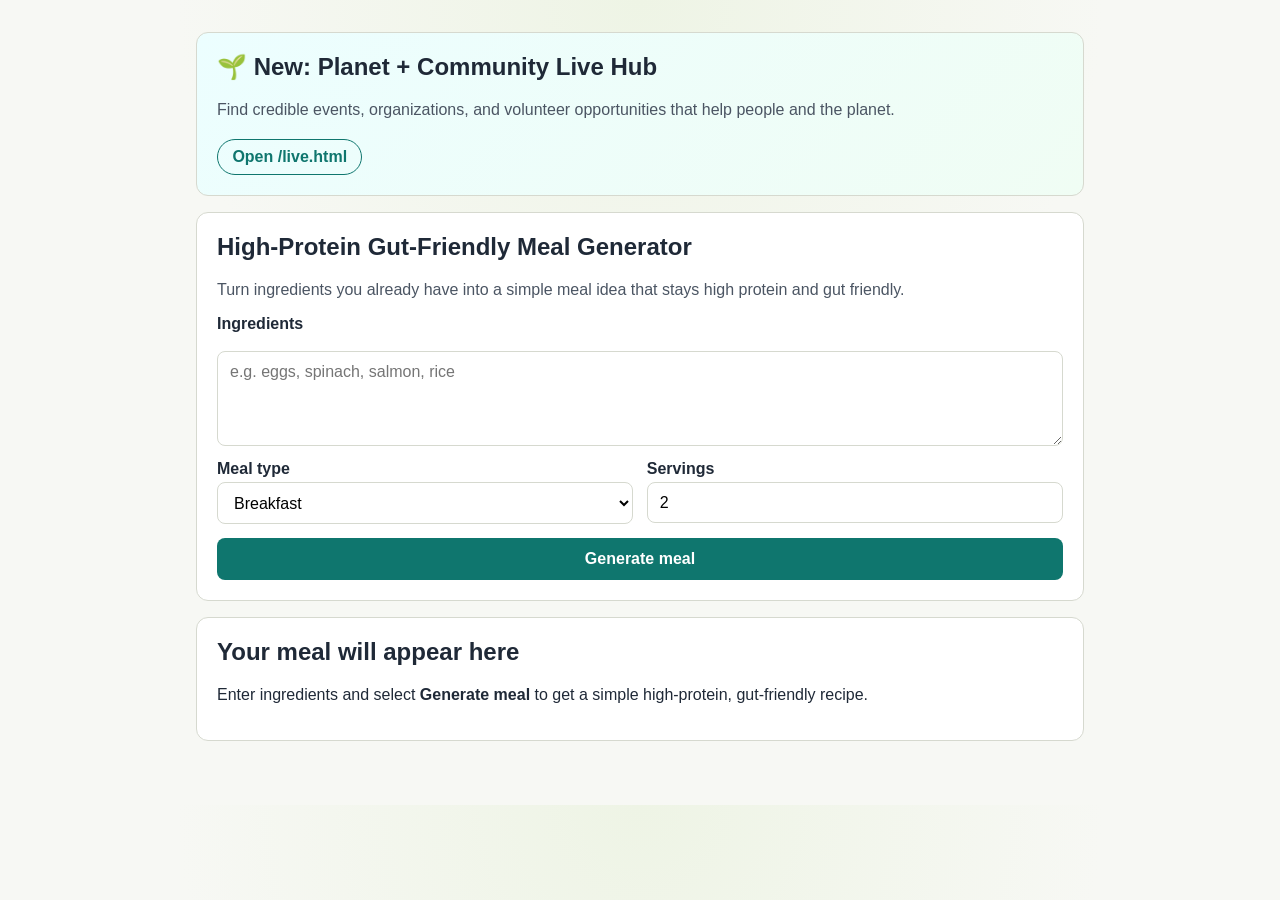
<file: index.html>
<!doctype html>
<html lang="en">
  <head>
    <meta charset="UTF-8" />
    <meta name="viewport" content="width=device-width, initial-scale=1.0" />
    <title>High-Protein Gut-Friendly Meal Generator</title>
    <link rel="stylesheet" href="styles.css" />
  </head>
  <body>
    <main class="container">
      <section class="card live-banner">
        <h2>🌱 New: Planet + Community Live Hub</h2>
        <p class="subtitle">Find credible events, organizations, and volunteer opportunities that help people and the planet.</p>
        <a class="button-link" href="live.html">Open /live.html</a>
      </section>
      <section class="card">
        <h1>High-Protein Gut-Friendly Meal Generator</h1>
        <p class="subtitle">
          Turn ingredients you already have into a simple meal idea that stays high protein and
          gut friendly.
        </p>

        <form id="recipe-form" class="form">
          <label for="ingredients">Ingredients</label>
          <textarea
            id="ingredients"
            name="ingredients"
            rows="4"
            placeholder="e.g. eggs, spinach, salmon, rice"
            required
          ></textarea>

          <div class="row">
            <div>
              <label for="meal">Meal type</label>
              <select id="meal" name="meal" required>
                <option value="Breakfast">Breakfast</option>
                <option value="Lunch">Lunch</option>
                <option value="Dinner">Dinner</option>
              </select>
            </div>

            <div>
              <label for="servings">Servings</label>
              <input id="servings" name="servings" type="number" min="1" max="8" value="2" required />
            </div>
          </div>

          <button type="submit">Generate meal</button>
        </form>
      </section>

      <section id="output" class="card output" aria-live="polite">
        <h2>Your meal will appear here</h2>
        <p>
          Enter ingredients and select <strong>Generate meal</strong> to get a simple
          high-protein, gut-friendly recipe.
        </p>
      </section>
    </main>

    <script src="app.js"></script>
  </body>
</html>
</file>
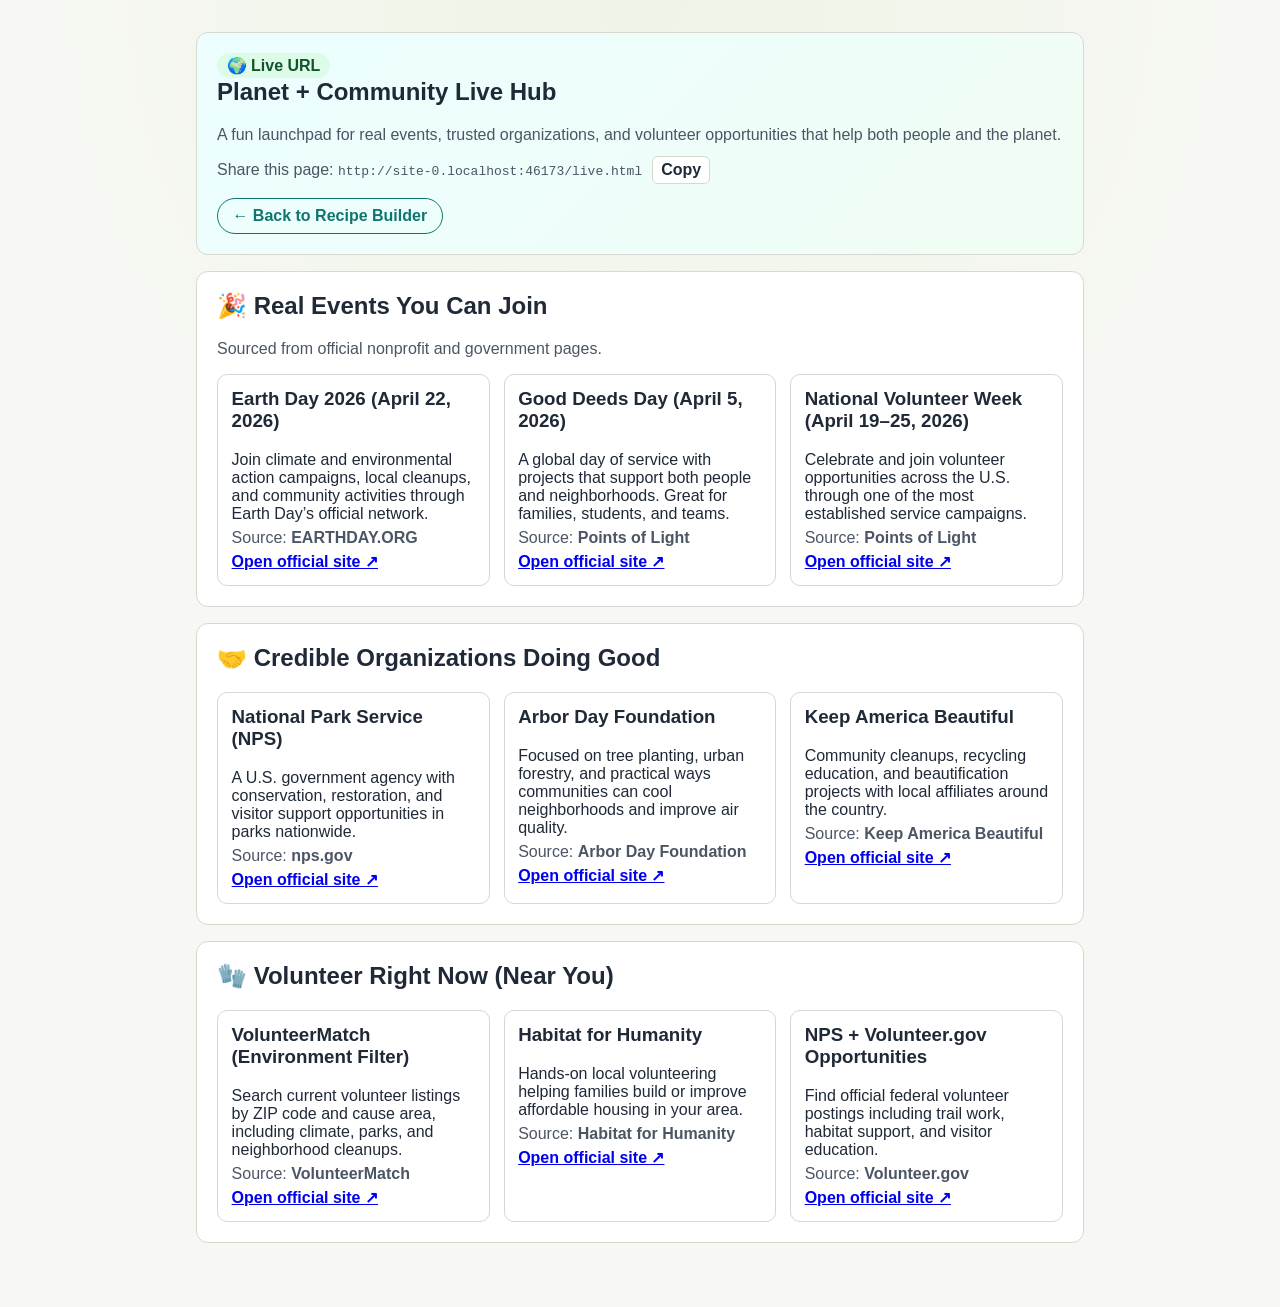
<file: live.html>
<!doctype html>
<html lang="en">
  <head>
    <meta charset="UTF-8" />
    <meta name="viewport" content="width=device-width, initial-scale=1.0" />
    <title>Planet + Community Live Hub (Live URL)</title>
    <link rel="stylesheet" href="styles.css" />
  </head>
  <body>
    <main class="container">
      <section class="card live-hero">
        <p class="pill">🌍 Live URL</p>
        <h1>Planet + Community Live Hub</h1>
        <p class="subtitle">
          A fun launchpad for real events, trusted organizations, and volunteer opportunities that help
          both people and the planet.
        </p>
        <p class="meta">Share this page: <code id="live-url">/live.html</code> <button id="copy-url" type="button" class="tiny-btn">Copy</button></p>
        <a class="button-link" href="index.html">← Back to Recipe Builder</a>
      </section>

      <section class="card">
        <h2>🎉 Real Events You Can Join</h2>
        <p class="subtitle">Sourced from official nonprofit and government pages.</p>
        <div id="events" class="live-grid"></div>
      </section>

      <section class="card">
        <h2>🤝 Credible Organizations Doing Good</h2>
        <div id="orgs" class="live-grid"></div>
      </section>

      <section class="card">
        <h2>🧤 Volunteer Right Now (Near You)</h2>
        <div id="volunteer" class="live-grid"></div>
      </section>
    </main>

    <script src="live.js"></script>
  </body>
</html>
</file>
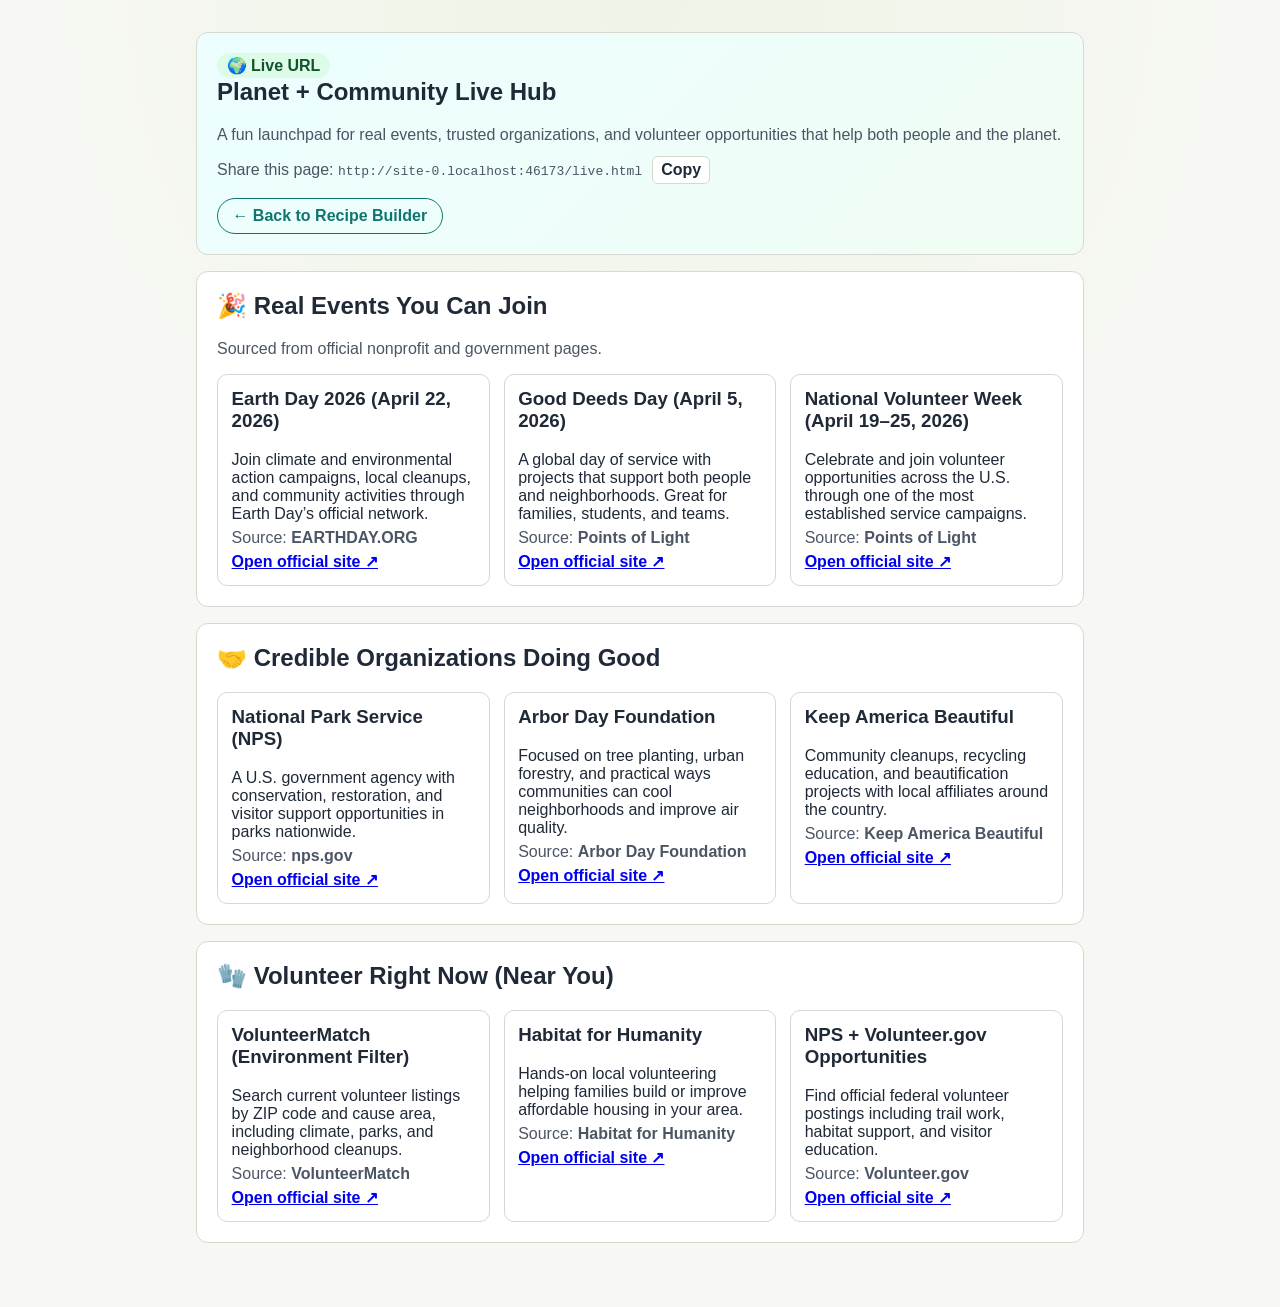
<file: planet.html>
<!doctype html>
<html lang="en">
  <head>
    <meta charset="UTF-8" />
    <meta http-equiv="refresh" content="0; url=live.html" />
    <meta name="viewport" content="width=device-width, initial-scale=1.0" />
    <title>Redirecting to Live URL…</title>
  </head>
  <body>
    <p>Redirecting to <a href="live.html">/live.html</a>…</p>
  </body>
</html>
</file>
<file: styles.css>
:root {
  --bg: #f7f8f4;
  --card: #ffffff;
  --text: #1f2937;
  --muted: #4b5563;
  --accent: #0f766e;
  --accent-hover: #0b5f59;
  --border: #d6d9cf;
}

* {
  box-sizing: border-box;
}

body {
  margin: 0;
  font-family: "Source Sans 3", "Segoe UI", Tahoma, sans-serif;
  background: radial-gradient(circle at top, #eef4e5 0%, var(--bg) 45%);
  color: var(--text);
}

.container {
  max-width: 920px;
  margin: 2rem auto;
  padding: 0 1rem 2rem;
  display: grid;
  gap: 1rem;
}

.card {
  background: var(--card);
  border: 1px solid var(--border);
  border-radius: 12px;
  padding: 1.25rem;
}

h1,
h2,
h3 {
  margin-top: 0;
}

.subtitle {
  color: var(--muted);
  margin-bottom: 1rem;
}

.form {
  display: grid;
  gap: 0.85rem;
}

.row {
  display: grid;
  gap: 0.85rem;
  grid-template-columns: repeat(auto-fit, minmax(220px, 1fr));
}

label {
  display: block;
  margin-bottom: 0.3rem;
  font-weight: 600;
}

textarea,
select,
input,
button {
  width: 100%;
  font: inherit;
}

textarea,
select,
input {
  border: 1px solid var(--border);
  border-radius: 8px;
  padding: 0.65rem 0.75rem;
  background: #fff;
}

button {
  border: 0;
  border-radius: 8px;
  padding: 0.75rem 1rem;
  background: var(--accent);
  color: #fff;
  font-weight: 700;
  cursor: pointer;
}

button:hover {
  background: var(--accent-hover);
}

.output ul,
.output ol {
  margin: 0.4rem 0 1rem 1.1rem;
  padding: 0;
}

.meta {
  color: var(--muted);
  margin: -0.25rem 0 0.6rem;
}

.live-banner,
.live-hero {
  background: linear-gradient(135deg, #ecfeff 0%, #f0fdf4 100%);
}

.button-link {
  display: inline-block;
  margin-top: 0.25rem;
  text-decoration: none;
  border: 1px solid var(--accent);
  color: var(--accent);
  font-weight: 600;
  border-radius: 999px;
  padding: 0.5rem 0.9rem;
}

.button-link:hover {
  background: #dbeafe;
}

.pill {
  display: inline-block;
  margin: 0;
  background: #dcfce7;
  color: #14532d;
  font-weight: 700;
  padding: 0.2rem 0.6rem;
  border-radius: 999px;
}

.live-grid {
  display: grid;
  gap: 0.85rem;
  grid-template-columns: repeat(auto-fit, minmax(220px, 1fr));
}

.live-card {
  border: 1px solid var(--border);
  border-radius: 10px;
  padding: 0.85rem;
  background: #ffffff;
}

.live-card p {
  margin: 0.35rem 0;
}

.live-card a {
  font-weight: 600;
}

.tiny-btn {
  width: auto;
  border: 1px solid var(--border);
  border-radius: 6px;
  padding: 0.25rem 0.5rem;
  background: #fff;
  color: var(--text);
  font-weight: 600;
  margin-left: 0.35rem;
}
</file>
